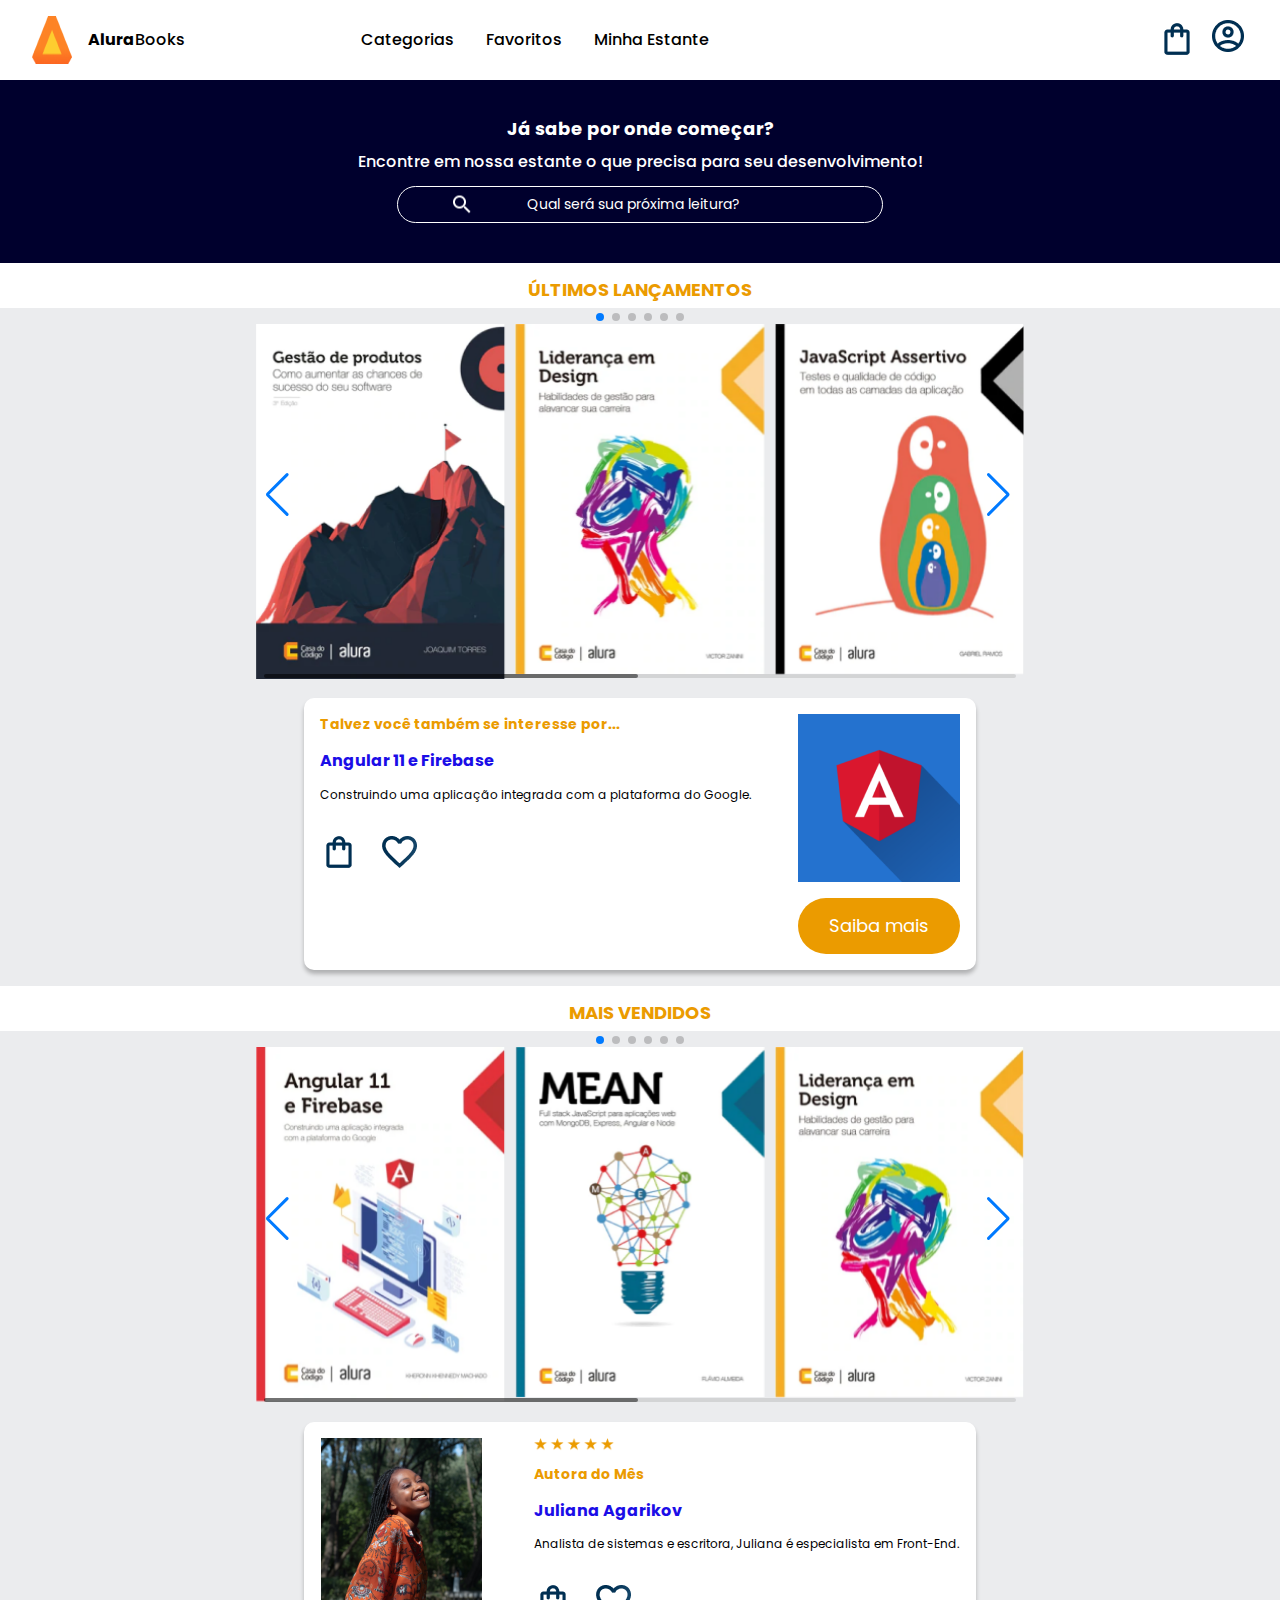
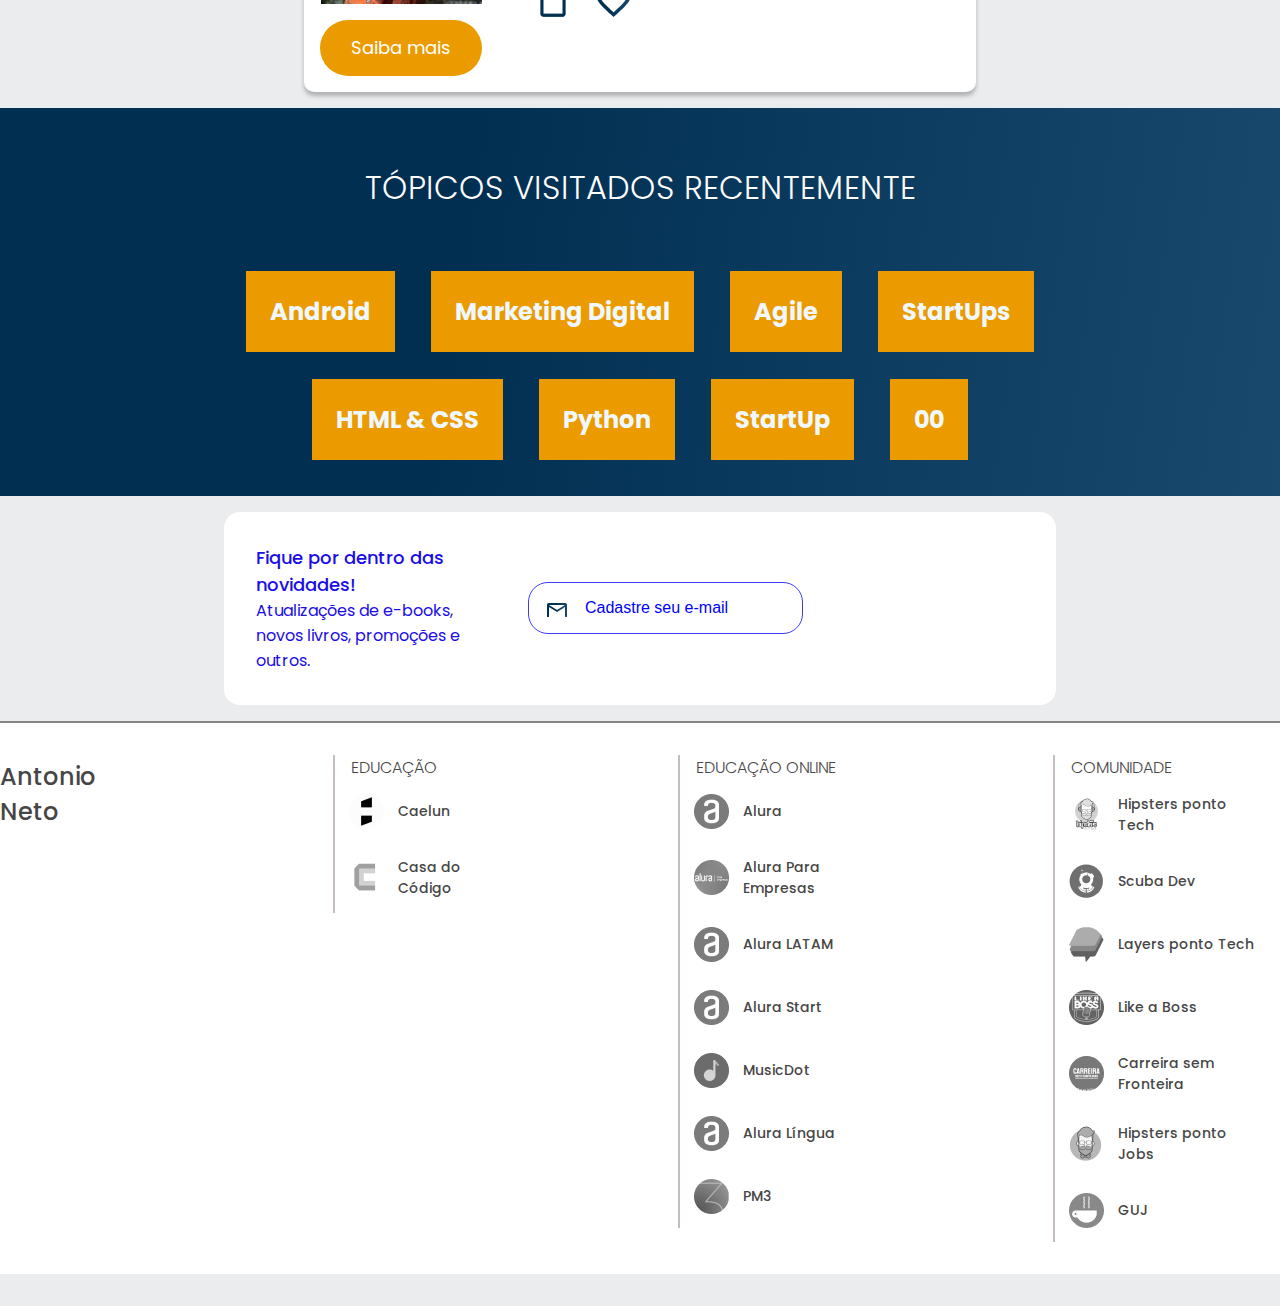
<file: index.html>
<!DOCTYPE html>
<html lang="pt-br">
<head>
    <meta charset="UTF-8">
    <meta name="viewport" content="width=device-width, initial-scale=1.0">
    <title>AluraBooks</title>
    <link rel="stylesheet" href="https://cdn.jsdelivr.net/npm/swiper@11/swiper-bundle.min.css"
/>
    <link rel="stylesheet" href="https: //fonts.googleapis.com/css2? família= Poppins:wght@300;400;500;700 & display=swap">
    <link rel="stylesheet" href="./assets/styles/reset.css">
    <link rel="stylesheet" href="./assets/styles/cabecalho.css">
    <link rel="stylesheet" href="./assets/styles/banner.css">
    <link rel="stylesheet" href="./assets/styles/carrossel.css">
    <link rel="stylesheet" href="./assets/styles/cards.css">
    <link rel="stylesheet" href="./assets/styles/topicos.css">
    <link rel="stylesheet" href="./assets/styles/contato.css">
    <link rel="stylesheet" href="./assets/styles/rodape.css">

</head>
<body>

    <header class="cabecalho">
        <div class="container">
          <div>
            <input type="checkbox" id="menu" class="container_botao">
                <label for="menu" class="botao_menu">
                    <span class="cabecalho_hamburguer container_imagem"> </span>
                </label>
            <ul class="lista-menu">
                <li class="menu_titulo">Categorias</li>
                <li class="menu_item">
                  <a href="#" class="menu_item-texto"> PROGRAMAÇÃO </a>
                </li>
                <li class="menu_item">
                  <a href="#" class="menu_item-texto"> FRONT-END</a>
                </li>
                <li class="menu_item">
                  <a href="#" class="menu_item-texto"> INFRAESTRUTURA </a>
                </li>
                <li class="menu_item">
                  <a href="#" class="menu_item-texto"> BUSINESS </a>
                </li>
                <li class="menu_item">
                  <a href="#" class="menu_item-texto"> DESIGN & UX </a>
                </li> 
             </ul>                 
             
            </div>
              <img src="./assets/img/Logo.png" alt="Logo">
              <h1 class="logo_titulo"> <b class="negrito">Alura</b>Books</h1>
              <div class="opcao_titulo">

                <input type="checkbox" id="opcao" class="container_botao">
                <label for="opcao"  class="botao_menu">
                  <h3 class="categoria">Categorias</h3>
                </label>

                <ul class="lista-menu">                  
                  <li class="menu_item">
                    <a href="#" class="menu_item-texto"> PROGRAMAÇÃO </a>
                  </li>
                  <li class="menu_item">
                    <a href="#" class="menu_item-texto"> FRONT-END</a>
                  </li>
                  <li class="menu_item">
                    <a href="#" class="menu_item-texto"> INFRAESTRUTURA </a>
                  </li>
                  <li class="menu_item">
                    <a href="#" class="menu_item-texto"> BUSINESS </a>
                  </li>
                  <li class="menu_item">
                    <a href="#" class="menu_item-texto"> DESIGN & UX </a>
                  </li> 
               </ul>   

                <h3>Favoritos</h3>
                <h3>Minha Estante</h3>
              </div>

          </div>  
        
          <div class="container sacola_item">
              <a href="#"> <img class="favorito"  src="./assets/img/Favoritos.png" alt="Meus Favoritos"></a>
              <a href="#"> <img src="./assets/img/Sacola.png" alt="Compras"></a>
              <p class="sacola_texto">Minha Sacola</p>
              <a href="#"> <img src="./assets/img/Usuario.png" alt="Usuarios"></a>
              <p class="sacola_texto" >Meu perfil</p>
          </div>
       
    </header>
<section class="banner">
  <h2 class="banner_titulo">Já sabe por onde começar?</h2>
  <p class="banner_texto">Encontre em nossa estante o que precisa para seu desenvolvimento!</p>
  <input type="search" class="banner_pesquisa" placeholder="Qual será sua próxima leitura?">
</section>


  <section class="carrossel">
    <h2 class="carrossel_titulo">ÚLTIMOS LANÇAMENTOS</h2>
  </section>
<div class="carrossel_card">
  <section>
    <div class="swiper">
      <!-- If we need pagination -->

      <div class="swiper-pagination"></div>
      <!-- Additional required wrapper -->
      
      <div class="swiper-wrapper">
        <!-- Slides -->
        <div class="swiper-slide"><img src="./assets/img/Gestão2.png" alt="gestao"></div>
        <div class="swiper-slide"><img src="./assets/img/Liderança.png" alt="Liderança"></div>
        <div class="swiper-slide"><img src="./assets/img/Javascript.png" alt="Javascript"></div>
        <div class="swiper-slide"><img src="./assets/img/Tuning.png" alt="Tunin"></div>
        <div class="swiper-slide"><img src="./assets/img/Nodejs.png" alt="Tuning"></div>
        <div class="swiper-slide"><img src="./assets/img/ReactNative.png" alt="Tuning"></div>
      
      </div>    
    
      <!-- If we need navigation buttons -->
      <div class="swiper-button-prev"></div>
      <div class="swiper-button-next"></div>
    
      <!-- If we need scrollbar -->
      <div class="swiper-scrollbar"></div>
    </div>
  </section>


  <section class="card">
    <div class="card_esquerdo">
      <h2 class="card_titulo">Talvez você também se interesse por...</h2>
      <h2 class="card_titulo2">Angular 11 e Firebase</h2>
      <h3 class="card_texto-esquerdo">Construindo uma aplicação integrada com a plataforma do Google.</h3>
    <div class="card_imagem-esquerdo">
      <img src="./assets/img/Sacola.png" alt="">
      <img src="./assets/img/Favoritos.png" alt="">
    </div>
  </div>
    <div class="card_direito">
      <img class="card_imagem-direito" src="./assets/img/Perfil-escritora 2.png" alt="">

      <a class="card_texto-direito" href="#">Saiba mais</a>
    </div>
 
</div>
  </section>





<section class="carrossel">
  <h2 class="carrossel_titulo">MAIS VENDIDOS</h2>
</section>
      <div class="carrossel_card">
 <section>    
  <div class="swiper">
    <!-- If we need pagination -->

    <div class="swiper-pagination"></div>
    <!-- Additional required wrapper -->
    
    <div class="swiper-wrapper">
      <!-- Slides -->
      <div class="swiper-slide"><img src="./assets/img/Angular.png" alt="gestao"></div>
      <div class="swiper-slide"><img src="./assets/img/MEAN.png" alt="Liderança"></div>
      <div class="swiper-slide"><img src="./assets/img/Liderança.png" alt="Javascript"></div>
      <div class="swiper-slide"><img src="./assets/img/Acessibilidade.png" alt="Tunin"></div>
      <div class="swiper-slide"><img src="./assets/img/Nodejs.png" alt="Tuning"></div>
      <div class="swiper-slide"><img src="./assets/img/ReactNative.png" alt="Tuning"></div>
    
    </div>    
  
    <!-- If we need navigation buttons -->
    <div class="swiper-button-prev"></div>
    <div class="swiper-button-next"></div>
  
    <!-- If we need scrollbar -->
    <div class="swiper-scrollbar"></div>
  </div>
</section>
      

<section class="card_reverso">
  <div class="card_esquerdo_reverso">
    <img class="estrelinha" src="./assets/img/Estrelinhas.png" alt="">
    <h2 class="card_titulo">Autora do Mês</h2>
    <h2 class="card_titulo2">Juliana Agarikov</h2>
    <h3 class="card_texto-esquerdo">Analista de sistemas e escritora, Juliana é especialista em Front-End. </h3>
  <div class="card_imagem-esquerdo">
    <img src="./assets/img/Sacola.png" alt="">
    <img src="./assets/img/Favoritos.png" alt="">
  </div>
</div>
  <div class="card_direito">
    <img class="card_imagem-direito" src="./assets/img/Perfil-escritora 1.png" alt="">

    <a class="card_texto-direito" href="#">Saiba mais</a>
  </div>
</section>
   
    </div>

<section class="topicos">

  <h2 class="topicos_titulo" >TÓPICOS VISITADOS RECENTEMENTE</h2>
  
    <ul class="topicos_texto">
      <li class="litexto">
         <a class="texto" href="#">Android</a> 
      </li>
      <li class="litexto">
         <a class="texto" href="#">Marketing Digital</a> 
      </li>
      <li class="litexto">
         <a class="texto" href="#">Agile</a> 
      </li>     

      <li class="litexto">
         <a class="texto" href="#">StartUps</a> 
      </li>
      <li class="litexto">
         <a class="texto" href="#">HTML & CSS</a> 
      </li>
      <li class="litexto">
         <a class="texto" href="#">Python</a> 
      </li>  

      <li class="litexto">
         <a class="texto"  class="texto" href="#">StartUp</a> 
      </li>
      <li class="litexto">
         <a class="texto" href="#">00</a> 
      </li>      
    </ul>

</section>

<section class="contato">
  <div class="div_contato">
  <h2 class="contato_titulo">Fique por dentro das novidades!</h2>
  <h3 class="contato_texto">Atualizações de e-books, novos livros, promoções e outros.</h3>
  </div>
  <div class="contato_email">       
    <input type="text" placeholder="Cadastre seu e-mail" class="contato_email-imagem">
  </section>
</div>





<footer class="rodape">
  
    <h2 class="rodape_alura-rodape">Antonio Neto</h2>   

  
    <ul class="rodape_lista">
      <li class="rodape_titulo-texto">EDUCAÇÃO</li>
      <li class="lista_rodape-texto"> <img src="./assets/img/Caelum.png" alt="">Caelun</li>
      <li class="lista_rodape-texto"> <img src="./assets/img/CasaDoCodigo.png">Casa do Código</li>
    </ul>

    <ul class="lista_rodape">
      <li class="rodape_titulo-texto">EDUCAÇÃO ONLINE</li>
      <li class="lista_rodape-texto"> <img src="./assets/img/Alura.png" alt="">Alura</li>
      <li class="lista_rodape-texto"> <img src="./assets/img/AluraEmpresas.png" alt="">Alura Para Empresas</li>
      <li class="lista_rodape-texto"> <img src="./assets/img/Alura.png" alt="">Alura LATAM</li>
      <li class="lista_rodape-texto"> <img src="./assets/img/Alura.png" alt="">Alura Start</li>
      <li class="lista_rodape-texto"> <img src="./assets/img/MusicDot.png" alt="">MusicDot</li>
      <li class="lista_rodape-texto"> <img src="./assets/img/Alura.png" alt="">Alura Língua</li>
      <li class="lista_rodape-texto"> <img src="./assets/img/PM3.png" alt="">PM3</li>
    </ul>

    <ul class="lista_rodape">
      <li class="rodape_titulo-texto">COMUNIDADE</li>
      <li class="lista_rodape-texto"> <img src="./assets/img/HipstersTech.png" alt="">Hipsters ponto Tech</li>
      <li class="lista_rodape-texto"> <img src="./assets/img/Scuba.png" alt="">Scuba Dev</li>
      <li class="lista_rodape-texto"> <img src="./assets/img/Layers.png" alt="">Layers ponto Tech</li>
      <li class="lista_rodape-texto"> <img src="./assets/img/LikeABoss.png" alt="">Like a Boss</li>
      <li class="lista_rodape-texto"> <img src="./assets/img/CarreiraSemFronteira.png" alt="">Carreira sem Fronteira</li>
      <li class="lista_rodape-texto"> <img src="./assets/img/HipstersJobs.png" alt="">Hipsters ponto Jobs</li>
      <li class="lista_rodape-texto"> <img src="./assets/img/GUJ.png" alt="">GUJ</li>
    </ul>
  
</footer>

<script src="https://cdn.jsdelivr.net/npm/swiper@11/swiper-bundle.min.js"></script>
<script>
 const swiper = new Swiper('.swiper', {
        // Optional parameters
        spaceBetween: 10,
        slidesPerView: 3,
        direction: 'horizontal',
        loop: true,

        // If we need pagination
        pagination: {
            el: '.swiper-pagination',
        },

        // Navigation arrows
        navigation: {
            nextEl: '.swiper-button-next',
            prevEl: '.swiper-button-prev',
        },

        // And if we need scrollbar
        scrollbar: {
            el: '.swiper-scrollbar',
        },
        });
        
</script>

</body>
</html>
</file>
<file: assets/styles/cabecalho.css>
@import url('https://fonts.googleapis.com/css2?family=Agbalumo&family=Poppins:wght@300;400;500;700&display=swap');

:root{
    --cor-de-fundo: #EBECEE;
    --cor-primaria: rgb(27, 13, 231);
    --branco: white;
    --laranja:  #EB9B00;
    --gradiente: linear-gradient(97.54deg, #002F52 35.49%, #326589 165.37%);
    --azul-degradee: linear-gradient(98deg, #002F52 35.49%, #326589 165.37%);;
    --fonte-principal: 'Poppins';
    --font-2: "Agbalumo";

}



body{
    background-color: var(--cor-de-fundo);
    color: var(--cor-primaria);
    font-family: var(--fonte-principal);
    font-size: 16px;
    font-weight: 400;
}
.cabecalho{
    background-color: var(--branco);
    display: flex;
    justify-content: space-between;
    align-items: center;
    position: relative;
    padding-right: 20px;

}


.cabecalho_hamburguer{
    width: 48px;
    height: 48px;
    background: url(../img/Menu.png);    
    background-repeat: no-repeat;
    background-position: center;
    display: inline-block;

}



.container{
    display: flex;
    gap: 1em;
    padding: 1em;

       
    }

.container__imagem {
    padding: 1em;
   
}


.lista-menu{
    display: none;
    position: absolute;
    top: 100%;
    width: auto;
    
    } 
    

.container_botao{
    display: none;
}

.container_botao:checked~.lista-menu {
     display: block;
   
    
} 

.opcao{
    display: none;
}

.opcao:checked~.lista-menu {
    display: block;
    
   
}

.container_botao:checked~.botao_menu > .cabecalho_hamburguer {
    
    background: url(../img/menu_ativo.png);    
    background-color: #002F52;
    
    
} 

.container_botao:checked~.botao_menu > .categoria {    
    background-color: #002F52;
    color: var(--branco);
    padding: 0.5em;
    
    
} 




.menu_titulo{    
    background-color: var(--branco);
    color:var(--laranja);    
    font-size: 1.5rem;
    font-weight: 700;
    line-height: normal;
    padding: 20px;
}

.menu_item{
   
    background-color: var(--branco);
    padding: 10px;
    padding-right: 60px;
    gap:10px;
   
}

.menu_item-texto{   
    text-decoration: none;
    background: var(--gradiente);
    background-clip: text;
    -webkit-background-clip: text;
    -webkit-text-fill-color: transparent;
    text-transform: uppercase;
}

.menu_item:hover{

  background: rgb(3, 87, 87);
     
}

.menu_item:hover> .menu_item-texto{
 -webkit-text-fill-color: var(--branco);
    
    
}



.logo_titulo, .opcao_titulo{
    display: none;
} 



@media screen and (min-width: 1024px){
    
.logo_titulo{
    display: block;
    color: black;
    font-weight: 500;
    font-family: 'Poppins';
    padding: 1em 0;
}

.opcao_titulo{
    width: 600px;
    display: block;
    display: flex;
    gap: 2em;
    color: black;
    font-weight: 500;
    font-family: 'Poppins';
    padding: 1em 0 0 10em;
}

.negrito{
    color: black;
    font-weight: bold;
}

.cabecalho_hamburguer{
    display: none;

}

.favorito{

    display: none;
}

}

.sacola_texto{
    display: none;
}

@media screen and (min-width: 1300px){

    .sacola_texto{
        display: block;
    }

    .sacola_item{
        display: flex;
        align-items: center;
        text-align: center;
        color: rgb(42, 38, 38);
    }
}
</file>
<file: assets/styles/banner.css>
.banner{   
    background-color: #00002d; 
    color: var(--branco);
    text-align: center;    
    padding: 2.5em 2em;
    
    
}
.banner_titulo{
    font-size: 18px;
    font-weight: bold;
    
   
}
.banner_texto{
    font-weight: 500;
    margin: 1em 0;
   


}
.banner_pesquisa{
    background: transparent;
    border: solid 1px var(--branco);
    border-radius: 20px;
    color:var(--branco);
    padding: 10px;
    width: 90%;
    
}

.banner_pesquisa::placeholder{
    font-family: var(--fonte-principal);
    color:var(--branco);
    font-size: 14px;
    text-align: center;
    background: url(./Pesquisa.png) no-repeat;
    
    
    
}

@media screen and (min-width: 1024px){

    .banner_pesquisa{
        width: 40%;
        
    }

    .banner_pesquisa::placeholder{
       background-position: 3em;


}

}
</file>
<file: assets/styles/carrossel.css>
.carrossel{

}
.carrossel_titulo{
    background-color: var(--branco);
    color: var(--laranja);
    text-align: center;
    font-family: Poppins;
    font-size: 18px;    
    font-weight: 700;
    padding: 1em 0 0.5em 0;
   
    

}

.carrossel{

}

.swiper-slide img{
    width: 100%;
    height: auto;
}

.swiper {
    width: 80%;
   }


.swiper-pagination {
    position: initial;
}

.swiper-button-prev, .swiper-button-next {

    display: none;
}

.painel_grande{
    display:flex;
    
}

@media screen and (min-width: 1024px){

    .swiper {
     width: 60%;
    }



    .swiper-button-prev, .swiper-button-next {

        display: block;
    }
    

}

@media screen and (min-width: 1300px){

    .carrossel_card{

        display: flex;
        
        
           }
       
           .swiper {
               width: 550px;
               margin-left: 1em;
       }
       
       
    }
</file>
<file: assets/styles/cards.css>
.card{

display: flex;
flex-direction: row;
justify-content: space-between;
    background-color: var(--branco);
    border-radius: 20px;   
    margin: 1em;
    padding: 1em;
    border-radius: 10px;
    box-shadow: 0px 4px 4px 0px rgba(0, 0, 0, 0.25);

}

.card_reverso{
display: flex;
flex-direction: row-reverse;
justify-content: space-between;
    background-color: var(--branco);
    border-radius: 20px;   
    margin: 1em;
    padding: 1em;
    border-radius: 10px;
    box-shadow: 0px 4px 4px 0px rgba(0, 0, 0, 0.25);

}

.card_esquerdo{
    display: flex;
    flex-direction: column;
    gap: .8em;
        
}

.card_esquerdo_reverso{
    display: flex;
    flex-direction: column;
    gap: .8em;
    padding-left: 1em;    
}

.estrelinha{
width: 5em;

}


.card_titulo{
    color: var(--laranja);
    font-size: 14px;
    font-weight: 700;
    line-height: normal;
    
}

.card_titulo2{
    
    font-size: 16px;
    font-weight: 700;
    line-height: normal;
}

.card_texto-esquerdo{
    font-size: 12px;
    font-weight: 400;
    line-height: normal;
    color: black;
}

.card_imagem-esquerdo{
    display: flex;
    align-items: center;
    padding-top: 1em;
    gap: 1.5em;
    
    
}

.card_direito{
    
    display: flex;
    flex-direction: column;
    align-items: center;
    gap: 1em;
}    



.card_texto-direito{
    display: flex;
    width: 130px;
    height: 40px;
    padding: 8px 16px;
    justify-content: center;
    align-items: center;
    background: #EB9B00;
    color: var(--branco);
    text-decoration: none;
    font-size: 18px;
    font-weight: 400;   
    border-radius: 2em; 
}

@media screen and (min-width: 1024px){

    .card{
     width: 50%;
     margin: 1em auto;
    
    }

    .card_reverso{
        width: 50%;
        margin: 1em auto;

    }
}
</file>
<file: assets/styles/topicos.css>
.topicos{
    background: var(--azul-degradee);
    color: var(--branco);
    text-align: center;
   

}

.topicos_titulo{   
    font-weight: 300;
    padding: 2em 0 1em 0;

}


.topicos_texto{  
    display: flex;
    flex-wrap: wrap;
    justify-content: center;
    
   
.litexto{
    margin: 2em 0.5em;
}    
    
}

.texto{

    background: var(--laranja);
    color: aliceblue;
    padding: 1em;
    text-decoration: none;
    font-size: 14px;
    font-weight: 700;
   
      
   
}
   
@media screen and (min-width: 1024px){

    .topicos_texto{  
        width: 80%;
        margin: 0 auto;
        padding: 2em;
       gap: 20px;
    }
    .texto{

       
        text-decoration: none;
        font-size: 1.5em;
        font-weight: 700;
       
          
       
    }

    .topicos_titulo{   
       font-size: 2em;
    
    }
}
</file>
<file: assets/styles/contato.css>
.contato{
    background: var(--branco);
    border-radius: 1em;
    display: flex;
    flex-direction: column;
    margin: 1em;
    gap: 1em;
    font-family: Poppins;
   
    font-style: normal;
    font-weight: 500;
    line-height: normal;
    }

  .contato_titulo{
    font-size: 18px;
    font-weight: 500;

  }

  .contato_texto{
    font-size: 16px;
    font-weight: 400;


  }

  .contato_email{
    
   
  }

  .contato_email-imagem{
    display: flex;
    border: 1px solid rgb(59, 59, 252);  
    border-radius: 20px;
    width: 80%;
    padding: 1em;
    font-size: 16px;
    font-weight: 400;
    align-items: center;
   
  }

  .contato_email-imagem::placeholder{
    background: url(../img/Email.png) no-repeat;
    color: blue;
    padding-left: 2.5em;

}


  .contato_email-texto{
    text-decoration: none;
    font-size: 16px;
    font-weight: 400;

  }

  .hr{
    margin: 0;
  }
  

  @media screen and (min-width: 1024px){

    .contato{
      margin: 1em auto;
      width: 60%;
      gap: 2em;
      display: flex;
      flex-direction: row;
      align-items: center;
      padding: 2em;

    }
      .div_contato{
        width: 15em;

      }

      .contato_email-imagem{
        
        width: 100%;
        padding: 1em;
       
       
      }
     
      }
</file>
<file: assets/styles/rodape.css>
.rodape_alura{
  background: var(--branco);
  border-top: solid 2px #858585;
  padding: 1em 0 1em 1em;
  color: #000;
  
  font-family: Poppins;
  font-size: 16px;
  font-style: normal;
  font-weight: 400;
  line-height: normal;
}

.rodape{
  display: none;
  display: flex;
  justify-content: center;
  gap: 10em;
  background: var(--branco);
  border-top: solid 2px #858585;
  color: #474646;
  margin: 0em 0em 2em 0em;
  
  font-family: Poppins;
  font-size: 16px;
  font-style: normal;
  font-weight: 400;
  line-height: normal;
  
  
}
.lista_rodape{
  margin: 0 0 2em 0;
}

.rodape_alura-rodape{
  padding: 1.5em 1em 0 0 ;
  
  font-weight: 500;
  font-size: 1.5em;
  
}
.rodape_titulo-texto{
  margin-top: 2em;
  font-weight: 300;
  padding-left: 1em;
  border-left: solid #c6bdbd 2px;
  
  
}


.lista_rodape-texto{
  display: flex;
  padding: 1em 0em;
  font-weight: 500;
  font-size: 14px;
  align-items: center;
  gap: 1em;
  padding: 1em;
  border-left: solid #c6bdbd 2px;
}

@media screen and (max-width: 1024px){
  
  .rodape_alura{
    display: block;
      }

      .rodape{
        display: block;
      }

      .lista_rodape-texto, .rodape_titulo-texto{
        display: none;
      }
      
}
</file>
